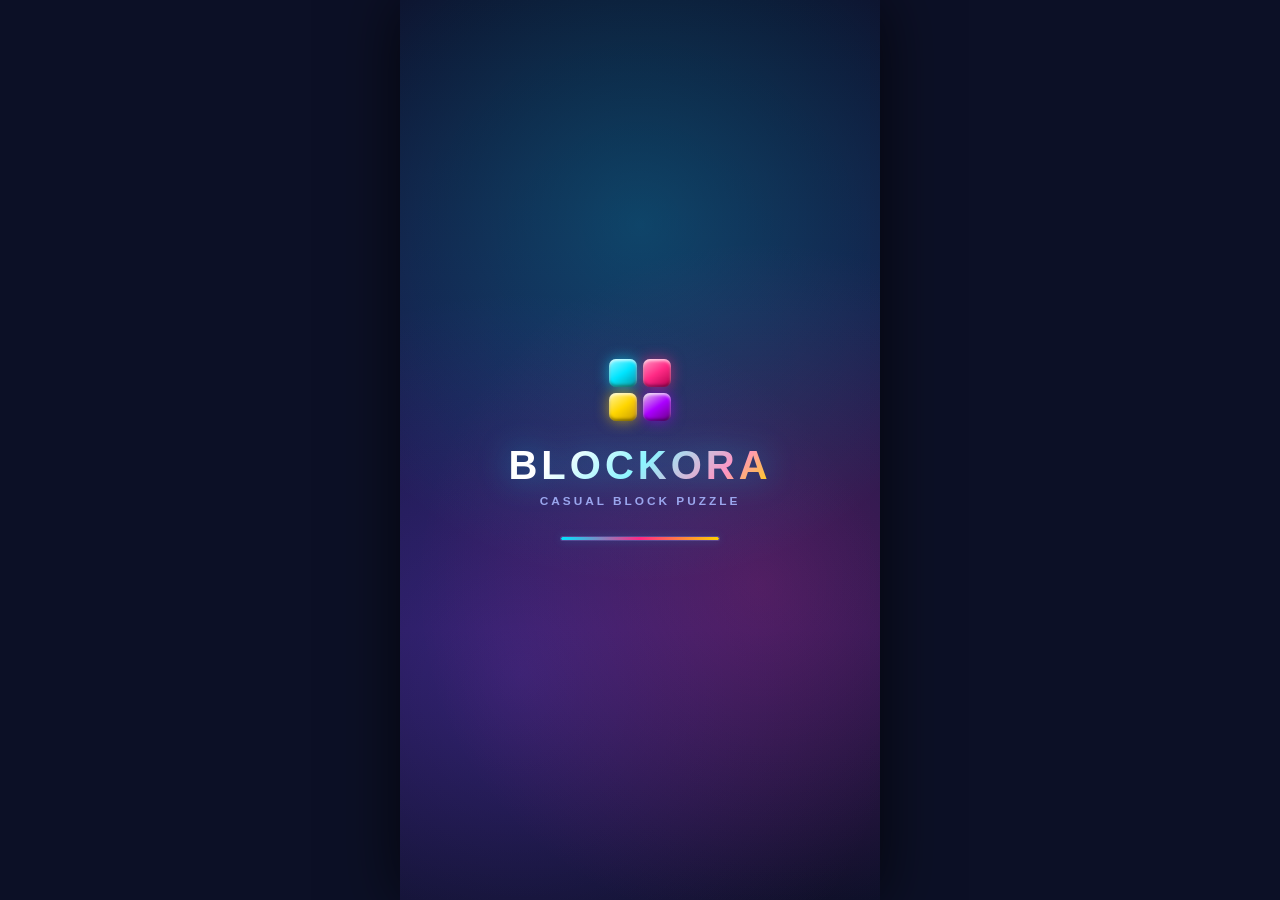
<file: index.html>
<!DOCTYPE html>
<html lang="en">
<head>
  <meta charset="UTF-8">
  <meta name="viewport" content="width=device-width, initial-scale=1.0, maximum-scale=1.0, user-scalable=no, viewport-fit=cover">
  <title>Blockora - Casual Block Puzzle</title>
  
  <!-- PWA & Mobile Web Meta -->
  <meta name="description" content="Play Blockora, the premium casual block puzzle game with satisfying blasts, combos, and relaxing music.">
  <meta name="theme-color" content="#0c1026">
  <meta name="apple-mobile-web-app-capable" content="yes">
  <meta name="apple-mobile-web-app-status-bar-style" content="black-translucent">
  <meta name="apple-mobile-web-app-title" content="Blockora">

  <!-- Manifest & Favicon (Relative Paths for Netlify) -->
  <link rel="manifest" href="./manifest.json">
  <link rel="icon" type="image/svg+xml" href="./icon.svg">
  <link rel="apple-touch-icon" href="./icon.svg">

  <!-- Stylesheet -->
  <link rel="stylesheet" href="./style.css">
</head>
<body>

  <div class="app-container">
    <!-- Particle Effects Layer -->
    <canvas id="particle-canvas"></canvas>

    <!-- Splash / Loading Screen (Initial Load Only) -->
    <div id="splash-screen" class="splash-screen">
      <div class="splash-content">
        <div class="splash-logo-cluster">
          <div class="splash-gem gem-cyan"></div>
          <div class="splash-gem gem-pink"></div>
          <div class="splash-gem gem-gold"></div>
          <div class="splash-gem gem-purple"></div>
        </div>
        <h1 class="splash-title">BLOCKORA</h1>
        <p class="splash-subtitle">CASUAL BLOCK PUZZLE</p>
        <div class="splash-loader-bar">
          <div class="splash-loader-fill"></div>
        </div>
      </div>
    </div>

    <!-- Header -->
    <header>
      <div class="brand-badge">
        <svg viewBox="0 0 24 24" fill="none">
          <rect x="2" y="2" width="9" height="9" rx="2.5" fill="#00E5FF" />
          <rect x="13" y="2" width="9" height="9" rx="2.5" fill="#FF2A85" />
          <rect x="2" y="13" width="9" height="9" rx="2.5" fill="#FFD200" />
          <rect x="13" y="13" width="9" height="9" rx="2.5" fill="#7C4DFF" />
        </svg>
        <span class="brand-title">BLOCKORA</span>
      </div>

      <div class="header-actions">
        <!-- Sound FX Toggle -->
        <button id="sound-toggle-btn" class="icon-btn" title="Toggle Sound FX" aria-label="Toggle Sound FX">
          <svg width="20" height="20" viewBox="0 0 24 24" fill="currentColor">
            <path d="M3 9v6h4l5 5V4L7 9H3zm13.5 3c0-1.77-1.02-3.29-2.5-4.03v8.05c1.48-.73 2.5-2.25 2.5-4.02zM14 3.23v2.06c2.89.86 5 3.54 5 6.71s-2.11 5.85-5 6.71v2.06c4.01-.91 7-4.49 7-8.77s-2.99-7.86-7-8.77z"/>
          </svg>
        </button>

        <!-- Music Toggle -->
        <button id="music-toggle-btn" class="icon-btn" title="Toggle Music" aria-label="Toggle Music">
          <svg width="20" height="20" viewBox="0 0 24 24" fill="currentColor">
            <path d="M12 3v10.55c-.59-.34-1.27-.55-2-.55-2.21 0-4 1.79-4 4s1.79 4 4 4 4-1.79 4-4V7h4V3h-6z"/>
          </svg>
        </button>

        <!-- Restart Button -->
        <button id="restart-btn" class="icon-btn" title="Restart Game" aria-label="Restart Game">
          <svg width="20" height="20" viewBox="0 0 24 24" fill="currentColor">
            <path d="M17.65 6.35C16.2 4.9 14.21 4 12 4c-4.42 0-7.99 3.58-7.99 8s3.57 8 7.99 8c3.73 0 6.84-2.55 7.73-6h-2.08c-.82 2.33-3.04 4-5.65 4-3.31 0-6-2.69-6-6s2.69-6 6-6c1.66 0 3.14.69 4.22 1.78L13 11h7V4l-2.35 2.35z"/>
          </svg>
        </button>
      </div>
    </header>

    <!-- Stats Dashboard (Exactly TWO Displays: SCORE and HIGH SCORE) -->
    <div class="stats-container">
      <!-- Main Current Score -->
      <div class="stat-card main-score">
        <span class="stat-label">SCORE</span>
        <span id="score-val" class="stat-val">0</span>
      </div>

      <!-- Saved High Score -->
      <div class="stat-card">
        <span class="stat-label gold">
          <svg width="12" height="12" viewBox="0 0 24 24" fill="currentColor">
            <path d="M19 5h-2V3H7v2H5c-1.1 0-2 .9-2 2v1c0 2.55 1.92 4.63 4.39 4.94.63 1.5 1.98 2.63 3.61 2.96V19H7v2h10v-2h-4v-3.1c1.63-.33 2.98-1.46 3.61-2.96C19.08 12.63 21 10.55 21 8V7c0-1.1-.9-2-2-2zM5 8V7h2v3.82C5.84 10.4 5 9.3 5 8zm14 0c0 1.3-.84 2.4-2 2.82V7h2v1z"/>
          </svg>
          HIGH SCORE
        </span>
        <span id="high-score-val" class="stat-val">0</span>
      </div>
    </div>

    <!-- 8x8 Board -->
    <div class="board-wrapper">
      <div id="board" class="board-grid"></div>
    </div>

    <!-- Bottom Piece Tray (3 Slots) -->
    <div class="piece-tray">
      <div id="slot-0" class="piece-slot"></div>
      <div id="slot-1" class="piece-slot"></div>
      <div id="slot-2" class="piece-slot"></div>
    </div>

    <!-- Combo / Blast Toast -->
    <div id="combo-banner" class="combo-banner">COMBO x2!</div>

    <!-- Floating Drag Proxy Element -->
    <div id="drag-proxy" class="drag-proxy"></div>

    <!-- Game Over Modal Screen -->
    <div id="game-over-modal" class="modal-overlay">
      <div class="modal-card">
        <div class="badge-no-moves">NO MOVES LEFT</div>
        <h2 class="modal-title">GAME OVER</h2>

        <div class="final-score-box">
          <div class="final-score-label">FINAL SCORE</div>
          <div id="final-score-val" class="final-score-num">0</div>
        </div>

        <div class="modal-stats">
          <div class="modal-stat-box" style="grid-column: span 2;">
            <div class="modal-stat-title">HIGH SCORE</div>
            <div id="modal-high-score-val" class="modal-stat-val">0</div>
          </div>
        </div>

        <button id="play-again-btn" class="play-again-btn">
          <svg width="20" height="20" viewBox="0 0 24 24" fill="currentColor">
            <path d="M17.65 6.35C16.2 4.9 14.21 4 12 4c-4.42 0-7.99 3.58-7.99 8s3.57 8 7.99 8c3.73 0 6.84-2.55 7.73-6h-2.08c-.82 2.33-3.04 4-5.65 4-3.31 0-6-2.69-6-6s2.69-6 6-6c1.66 0 3.14.69 4.22 1.78L13 11h7V4l-2.35 2.35z"/>
          </svg>
          PLAY AGAIN
        </button>
      </div>
    </div>
  </div>

  <!-- Scripts -->
  <script src="./audio.js"></script>
  <script src="./app.js"></script>
</body>
</html>
</file>
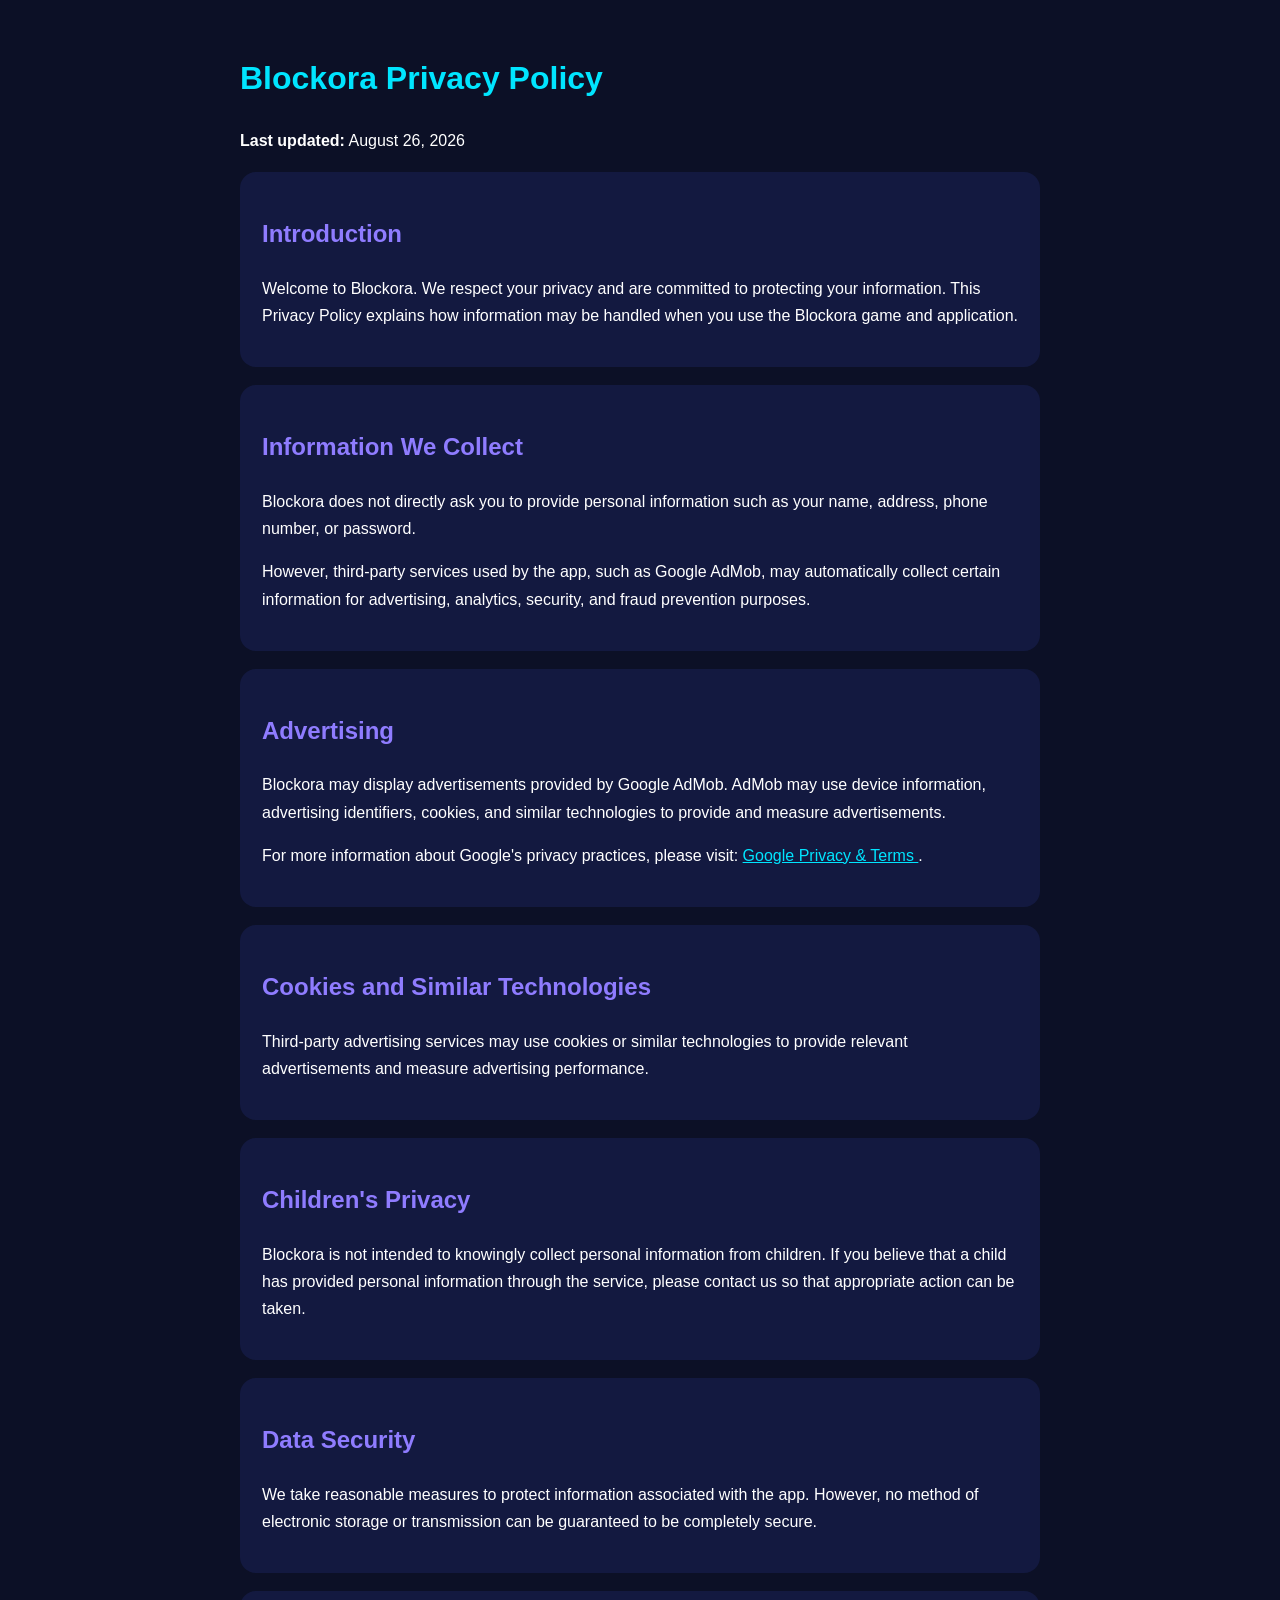
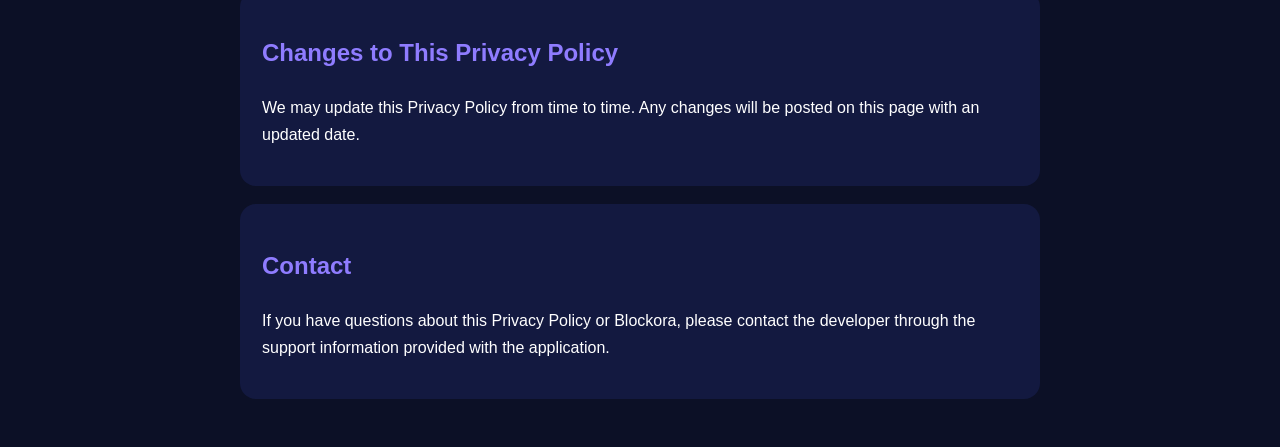
<file: privacy.html>
<!DOCTYPE html><html lang="en">
<head>
<meta charset="UTF-8">
<meta name="viewport" content="width=device-width, initial-scale=1.0">
<title>Blockora - Privacy Policy</title>
<style>
body{
  margin:0;
  font-family:Arial,sans-serif;
  background:#0c1026;
  color:#fff;
  line-height:1.7;
}
.container{
  max-width:800px;
  margin:auto;
  padding:30px 20px;
}
h1{color:#00e5ff;}
h2{color:#8f7cff;}
.card{
  background:#131940;
  padding:22px;
  border-radius:16px;
  margin:18px 0;
}
a{color:#00e5ff;}
</style>
</head><body>
<div class="container"><h1>Blockora Privacy Policy</h1><p><strong>Last updated:</strong> August 26, 2026</p><div class="card">
<h2>Introduction</h2>
<p>
Welcome to Blockora. We respect your privacy and are committed to protecting
your information. This Privacy Policy explains how information may be handled
when you use the Blockora game and application.
</p>
</div><div class="card">
<h2>Information We Collect</h2>
<p>
Blockora does not directly ask you to provide personal information such as
your name, address, phone number, or password.
</p>
<p>
However, third-party services used by the app, such as Google AdMob, may
automatically collect certain information for advertising, analytics,
security, and fraud prevention purposes.
</p>
</div><div class="card">
<h2>Advertising</h2>
<p>
Blockora may display advertisements provided by Google AdMob.
AdMob may use device information, advertising identifiers, cookies, and
similar technologies to provide and measure advertisements.
</p>
<p>
For more information about Google's privacy practices, please visit:
<a href="https://policies.google.com/privacy" target="_blank">
Google Privacy &amp; Terms
</a>.
</p>
</div><div class="card">
<h2>Cookies and Similar Technologies</h2>
<p>
Third-party advertising services may use cookies or similar technologies
to provide relevant advertisements and measure advertising performance.
</p>
</div><div class="card">
<h2>Children's Privacy</h2>
<p>
Blockora is not intended to knowingly collect personal information from
children. If you believe that a child has provided personal information
through the service, please contact us so that appropriate action can be taken.
</p>
</div><div class="card">
<h2>Data Security</h2>
<p>
We take reasonable measures to protect information associated with the app.
However, no method of electronic storage or transmission can be guaranteed
to be completely secure.
</p>
</div><div class="card">
<h2>Changes to This Privacy Policy</h2>
<p>
We may update this Privacy Policy from time to time. Any changes will be
posted on this page with an updated date.
</p>
</div><div class="card">
<h2>Contact</h2>
<p>
If you have questions about this Privacy Policy or Blockora, please contact
the developer through the support information provided with the application.
</p>
</div></div>
</body>
</html>
</file>
<file: style.css>
/* Blockora Premium Casual Game Stylesheet */
:root {
  --bg-navy-dark: #0c1026;
  --bg-navy-mid: #141a45;
  --bg-purple-deep: #1e164c;
  --board-bg: #120c2d;
  --cell-empty: #1c153e;
  --cell-border: rgba(129, 140, 248, 0.14);
  --cyan-neon: #00e5ff;
  --purple-neon: #7c4dff;
  --pink-neon: #ff2a85;
  --gold-neon: #ffd200;
  --green-neon: #00e676;
  --text-main: #ffffff;
  --text-muted: #a5b4fc;
}

* {
  box-sizing: border-box;
  margin: 0;
  padding: 0;
  user-select: none;
  -webkit-user-select: none;
  touch-action: manipulation;
}

html, body {
  width: 100%;
  height: 100%;
  overflow: hidden;
  background-color: var(--bg-navy-dark);
  font-family: -apple-system, BlinkMacSystemFont, "Segoe UI", Roboto, "Helvetica Neue", Arial, sans-serif;
  color: var(--text-main);
  display: flex;
  justify-content: center;
  align-items: center;
}

/* Background Ambient Lighting & Soft Gradient */
.app-container {
  position: relative;
  width: 100%;
  max-width: 480px;
  height: 100%;
  max-height: 920px;
  display: flex;
  flex-direction: column;
  justify-content: space-between;
  padding: 16px 18px 20px;
  background: radial-gradient(circle at 18% 12%, rgba(0, 229, 255, 0.16), transparent 38%),
              radial-gradient(circle at 82% 18%, rgba(255, 42, 133, 0.14), transparent 42%),
              radial-gradient(circle at 50% 50%, rgba(124, 77, 255, 0.18), transparent 52%),
              radial-gradient(circle at 85% 82%, rgba(255, 210, 0, 0.08), transparent 35%),
              radial-gradient(circle at 15% 88%, rgba(0, 230, 118, 0.10), transparent 40%),
              linear-gradient(180deg, #0e122e 0%, #141a45 22%, #1e164c 48%, #17123f 75%, #0b0e26 100%);
  background-size: cover;
  box-shadow: 0 0 60px rgba(0, 0, 0, 0.7);
  overflow: hidden;
}

/* Background Subtle Soft Grid Texture */
.app-container::before {
  content: "";
  position: absolute;
  top: 0;
  left: 0;
  right: 0;
  bottom: 0;
  background-image: 
    linear-gradient(45deg, rgba(129, 140, 248, 0.03) 25%, transparent 25%),
    linear-gradient(-45deg, rgba(129, 140, 248, 0.03) 25%, transparent 25%),
    linear-gradient(45deg, transparent 75%, rgba(129, 140, 248, 0.03) 75%),
    linear-gradient(-45deg, transparent 75%, rgba(129, 140, 248, 0.03) 75%);
  background-size: 32px 32px;
  pointer-events: none;
  z-index: 0;
}

/* Splash / Loading Screen (Initial Load Only) */
.splash-screen {
  position: absolute;
  top: 0;
  left: 0;
  right: 0;
  bottom: 0;
  width: 100%;
  height: 100%;
  z-index: 9999;
  background: radial-gradient(circle at 50% 25%, rgba(0, 229, 255, 0.22), transparent 50%),
              radial-gradient(circle at 75% 65%, rgba(255, 42, 133, 0.20), transparent 50%),
              radial-gradient(circle at 25% 75%, rgba(124, 77, 255, 0.24), transparent 50%),
              linear-gradient(180deg, #0d112d 0%, #151a46 35%, #20174e 70%, #0d1029 100%);
  display: flex;
  flex-direction: column;
  justify-content: center;
  align-items: center;
  opacity: 1;
  pointer-events: auto;
  transition: opacity 0.45s cubic-bezier(0.4, 0, 0.2, 1);
}

.splash-screen.hidden {
  opacity: 0;
  pointer-events: none;
}

.splash-content {
  display: flex;
  flex-direction: column;
  align-items: center;
  text-align: center;
  max-width: 320px;
  padding: 24px;
}

.splash-logo-cluster {
  display: grid;
  grid-template-columns: repeat(2, 28px);
  grid-template-rows: repeat(2, 28px);
  gap: 6px;
  margin-bottom: 22px;
  animation: splashFloat 2.6s ease-in-out infinite;
}

@keyframes splashFloat {
  0%, 100% { transform: translateY(0) scale(1); }
  50% { transform: translateY(-6px) scale(1.04); }
}

.splash-gem {
  width: 28px;
  height: 28px;
  border-radius: 7px;
  box-shadow: inset 0 2px 3px rgba(255, 255, 255, 0.65),
              inset 0 -2px 3px rgba(0, 0, 0, 0.4),
              0 0 14px currentColor;
}

.gem-cyan   { background: linear-gradient(145deg, #8cf4ff, #00e5ff, #0097a7); color: rgba(0, 229, 255, 0.6); }
.gem-pink   { background: linear-gradient(145deg, #ff94c2, #ff2a85, #b3004c); color: rgba(255, 42, 133, 0.6); }
.gem-gold   { background: linear-gradient(145deg, #fff59d, #ffd600, #c69c00); color: rgba(255, 210, 0, 0.6); }
.gem-purple { background: linear-gradient(145deg, #e1bee7, #aa00ff, #6a0080); color: rgba(170, 0, 255, 0.6); }

.splash-title {
  font-size: 2.5rem;
  font-weight: 900;
  letter-spacing: 4px;
  margin-bottom: 6px;
  background: linear-gradient(135deg, #ffffff 20%, #8cf4ff 50%, #ff94c2 80%, #ffd600 100%);
  -webkit-background-clip: text;
  -webkit-text-fill-color: transparent;
  filter: drop-shadow(0 0 16px rgba(0, 229, 255, 0.4));
}

.splash-subtitle {
  font-size: 0.74rem;
  font-weight: 800;
  letter-spacing: 3px;
  color: var(--text-muted);
  opacity: 0.9;
  margin-bottom: 28px;
}

.splash-loader-bar {
  width: 160px;
  height: 5px;
  background: rgba(255, 255, 255, 0.08);
  border-radius: 10px;
  overflow: hidden;
  position: relative;
  border: 1px solid rgba(129, 140, 248, 0.22);
  box-shadow: 0 0 10px rgba(0, 229, 255, 0.15);
}

.splash-loader-fill {
  width: 0%;
  height: 100%;
  border-radius: 10px;
  background: linear-gradient(90deg, #00e5ff, #ff2a85, #ffd200);
  animation: splashLoadProgress 1.6s cubic-bezier(0.22, 1, 0.36, 1) forwards;
  box-shadow: 0 0 12px #00e5ff;
}

@keyframes splashLoadProgress {
  0% { width: 0%; }
  40% { width: 45%; }
  75% { width: 85%; }
  100% { width: 100%; }
}

/* Header Section */
header {
  position: relative;
  z-index: 2;
  display: flex;
  justify-content: space-between;
  align-items: center;
  margin-bottom: 8px;
}

.brand-badge {
  display: flex;
  align-items: center;
  gap: 8px;
  background: rgba(255, 255, 255, 0.06);
  padding: 6px 14px;
  border-radius: 20px;
  border: 1px solid rgba(255, 255, 255, 0.1);
  backdrop-filter: blur(10px);
}

.brand-badge svg {
  width: 22px;
  height: 22px;
}

.brand-title {
  font-size: 1.15rem;
  font-weight: 900;
  letter-spacing: 1px;
  background: linear-gradient(135deg, #ffffff 40%, #00e5ff 100%);
  -webkit-background-clip: text;
  -webkit-text-fill-color: transparent;
}

.header-actions {
  display: flex;
  gap: 8px;
}

.icon-btn {
  background: rgba(255, 255, 255, 0.08);
  border: 1px solid rgba(255, 255, 255, 0.12);
  border-radius: 12px;
  color: #ffffff;
  width: 40px;
  height: 40px;
  display: flex;
  align-items: center;
  justify-content: center;
  cursor: pointer;
  outline: none;
  transition: all 0.15s ease;
}

.icon-btn:active {
  transform: scale(0.92);
  background: rgba(0, 229, 255, 0.2);
}

.icon-btn.muted {
  opacity: 0.45;
}

/* Stats Row */
.stats-container {
  position: relative;
  z-index: 2;
  display: grid;
  grid-template-columns: 1fr 1fr;
  gap: 12px;
  margin-bottom: 12px;
}

.stat-card {
  background: linear-gradient(180deg, rgba(30, 22, 60, 0.85) 0%, rgba(18, 13, 40, 0.95) 100%);
  border: 1.5px solid rgba(129, 140, 248, 0.18);
  border-radius: 16px;
  padding: 10px 12px;
  display: flex;
  flex-direction: column;
  align-items: center;
  justify-content: center;
  box-shadow: 0 4px 16px rgba(0, 0, 0, 0.35);
  backdrop-filter: blur(8px);
  position: relative;
  overflow: hidden;
}

.stat-card.main-score {
  border-color: rgba(0, 229, 255, 0.4);
  box-shadow: 0 0 16px rgba(0, 229, 255, 0.15);
}

.stat-label {
  font-size: 0.68rem;
  font-weight: 800;
  letter-spacing: 0.8px;
  color: var(--cyan-neon);
  text-transform: uppercase;
  margin-bottom: 2px;
  display: flex;
  align-items: center;
  gap: 4px;
}

.stat-label.gold {
  color: var(--gold-neon);
}

.stat-label.green {
  color: var(--green-neon);
}

.stat-val {
  font-size: 1.65rem;
  font-weight: 900;
  color: #ffffff;
  line-height: 1.1;
  transition: transform 0.12s cubic-bezier(0.34, 1.56, 0.64, 1);
  display: inline-block;
}

/* Gentle scale-up animation on score increase strictly contained in card */
.stat-val.score-bump {
  animation: scoreScaleUp 0.22s cubic-bezier(0.34, 1.56, 0.64, 1);
}

@keyframes scoreScaleUp {
  0% { transform: scale(1); }
  50% { transform: scale(1.18); }
  100% { transform: scale(1); }
}

/* 8x8 Board Container */
.board-wrapper {
  position: relative;
  z-index: 2;
  width: 100%;
  aspect-ratio: 1;
  max-width: 440px;
  margin: 0 auto;
  padding: 8px;
  background: linear-gradient(180deg, #1d1544 0%, #120c2d 100%);
  border-radius: 22px;
  border: 1.5px solid rgba(124, 77, 255, 0.4);
  box-shadow: 0 16px 36px rgba(0, 0, 0, 0.55), 0 0 28px rgba(124, 77, 255, 0.2);
  display: flex;
  justify-content: center;
  align-items: center;
}

.board-grid {
  width: 100%;
  height: 100%;
  display: grid;
  grid-template-columns: repeat(8, 1fr);
  grid-template-rows: repeat(8, 1fr);
  gap: 4px;
  background-color: rgba(14, 10, 32, 0.9);
  padding: 6px;
  border-radius: 16px;
  box-shadow: inset 0 2px 8px rgba(0, 0, 0, 0.5);
}

.cell {
  position: relative;
  width: 100%;
  height: 100%;
  border-radius: 6px;
  background: linear-gradient(145deg, #1c153e 0%, #140f2f 100%);
  border: 1px solid rgba(129, 140, 248, 0.14);
  box-shadow: inset 0 1px 2px rgba(255, 255, 255, 0.05), inset 0 -1px 2px rgba(0, 0, 0, 0.35);
  transition: background-color 0.15s ease, transform 0.15s ease;
  overflow: hidden;
}

.cell.ghost-valid {
  background-color: rgba(0, 229, 255, 0.35) !important;
  border: 1.5px solid var(--cyan-neon) !important;
  box-shadow: inset 0 0 8px rgba(0, 229, 255, 0.5);
}

.cell.ghost-invalid {
  background-color: rgba(255, 23, 68, 0.25) !important;
  border: 1.5px solid #ff1744 !important;
}

.cell.will-clear {
  animation: pulseClear 0.4s infinite alternate ease-in-out;
}

@keyframes pulseClear {
  0% { filter: brightness(1); }
  100% { filter: brightness(1.7) drop-shadow(0 0 6px #fff); }
}

.cell.clearing {
  animation: cellBlast 0.35s forwards cubic-bezier(0.1, 0.9, 0.2, 1);
}

@keyframes cellBlast {
  0% { transform: scale(1); filter: brightness(2); }
  50% { transform: scale(1.15); opacity: 0.9; }
  100% { transform: scale(0); opacity: 0; }
}

/* 3D Jewel Block Colors */
.block {
  width: 100%;
  height: 100%;
  border-radius: 6px;
  position: relative;
  box-shadow: inset 0 2px 3px rgba(255, 255, 255, 0.55),
              inset 0 -2px 3px rgba(0, 0, 0, 0.4),
              0 2px 4px rgba(0, 0, 0, 0.3);
}

.block-red    { background: linear-gradient(145deg, #ff8a9e, #ff1744, #b70025); }
.block-orange { background: linear-gradient(145deg, #ffab66, #ff6d00, #b84400); }
.block-yellow { background: linear-gradient(145deg, #fff59d, #ffd600, #c69c00); }
.block-green  { background: linear-gradient(145deg, #81f7b8, #00e676, #00963e); }
.block-cyan   { background: linear-gradient(145deg, #8cf4ff, #00e5ff, #0097a7); }
.block-blue   { background: linear-gradient(145deg, #90caf9, #2979ff, #1565c0); }
.block-purple { background: linear-gradient(145deg, #e1bee7, #aa00ff, #6a0080); }
.block-pink   { background: linear-gradient(145deg, #ff94c2, #ff2a85, #b3004c); }

/* Bottom Tray */
.piece-tray {
  position: relative;
  z-index: 2;
  display: grid;
  grid-template-columns: repeat(3, 1fr);
  gap: 12px;
  min-height: 110px;
  align-items: center;
  margin-top: 10px;
}

.piece-slot {
  position: relative;
  height: 100px;
  background: rgba(22, 16, 48, 0.6);
  border: 1.5px dashed rgba(129, 140, 248, 0.2);
  border-radius: 16px;
  display: flex;
  align-items: center;
  justify-content: center;
  cursor: grab;
  touch-action: none;
  transition: transform 0.15s ease, border-color 0.15s ease, background 0.15s ease;
}

.piece-slot:active {
  cursor: grabbing;
}

.piece-slot.dragging {
  opacity: 0.25;
}

.piece-slot.disabled {
  opacity: 0.35;
  cursor: not-allowed;
}

.piece-container {
  display: grid;
  gap: 2.5px;
  pointer-events: none;
  transition: transform 0.1s ease;
}

.mini-block {
  width: 17px;
  height: 17px;
  border-radius: 4px;
  box-shadow: inset 0 1px 2px rgba(255, 255, 255, 0.5), inset 0 -1px 2px rgba(0, 0, 0, 0.4);
}

/* Floating Drag Element */
.drag-proxy {
  position: fixed;
  pointer-events: none;
  z-index: 1000;
  transform: translate(-50%, -50%) scale(1.12);
  display: none;
  filter: drop-shadow(0 12px 20px rgba(0, 0, 0, 0.6)) drop-shadow(0 0 14px rgba(0, 229, 255, 0.4));
}

.drag-proxy .piece-container {
  gap: 4px;
}

.drag-proxy .mini-block {
  width: 36px;
  height: 36px;
  border-radius: 6px;
}

/* Combo Toast */
.combo-banner {
  position: absolute;
  top: 48%;
  left: 50%;
  transform: translate(-50%, -50%) scale(0.5);
  opacity: 0;
  pointer-events: none;
  z-index: 20;
  font-size: 1.7rem;
  font-weight: 900;
  letter-spacing: 1.5px;
  text-align: center;
  padding: 8px 24px;
  border-radius: 30px;
  background: linear-gradient(90deg, #ff2a85, #ffd200);
  color: #0b071a;
  box-shadow: 0 0 25px rgba(255, 210, 0, 0.6);
  white-space: nowrap;
}

.combo-banner.show {
  animation: toastPop 0.85s forwards cubic-bezier(0.18, 0.89, 0.32, 1.28);
}

@keyframes toastPop {
  0% { transform: translate(-50%, -50%) scale(0.4); opacity: 0; }
  20% { transform: translate(-50%, -50%) scale(1.15); opacity: 1; }
  35% { transform: translate(-50%, -50%) scale(1.0); opacity: 1; }
  80% { transform: translate(-50%, -50%) scale(1.0) translateY(-15px); opacity: 1; }
  100% { transform: translate(-50%, -50%) scale(0.8) translateY(-30px); opacity: 0; }
}

/* Canvas Particle Layer */
#particle-canvas {
  position: absolute;
  top: 0;
  left: 0;
  width: 100%;
  height: 100%;
  pointer-events: none;
  z-index: 10;
}

/* Game Over Modal */
.modal-overlay {
  position: absolute;
  top: 0;
  left: 0;
  right: 0;
  bottom: 0;
  background: rgba(8, 11, 30, 0.82);
  backdrop-filter: blur(8px);
  z-index: 100;
  display: flex;
  justify-content: center;
  align-items: center;
  padding: 20px;
  opacity: 0;
  pointer-events: none;
  transition: opacity 0.3s ease;
}

.modal-overlay.active {
  opacity: 1;
  pointer-events: auto;
}

.modal-card {
  width: 100%;
  max-width: 360px;
  background: linear-gradient(180deg, #221644 0%, #160f30 50%, #0d0922 100%);
  border: 2px solid transparent;
  border-image: linear-gradient(135deg, #ff2a85, #7c4dff, #00e5ff, #ffd200) 1;
  border-radius: 24px;
  padding: 24px 20px;
  text-align: center;
  box-shadow: 0 24px 48px rgba(0, 0, 0, 0.7), 0 0 32px rgba(124, 77, 255, 0.3);
  transform: scale(0.75);
  transition: transform 0.35s cubic-bezier(0.34, 1.56, 0.64, 1);
}

.modal-overlay.active .modal-card {
  transform: scale(1);
}

.badge-no-moves {
  display: inline-block;
  background: rgba(255, 23, 68, 0.2);
  border: 1px solid rgba(255, 23, 68, 0.4);
  color: #ff5252;
  font-size: 0.78rem;
  font-weight: 800;
  letter-spacing: 1px;
  padding: 4px 14px;
  border-radius: 14px;
  margin-bottom: 8px;
}

.modal-title {
  font-size: 1.85rem;
  font-weight: 900;
  letter-spacing: 1.5px;
  color: #ffffff;
  margin-bottom: 16px;
}

.final-score-box {
  background: linear-gradient(180deg, #1d1438, #120c26);
  border: 1.5px solid rgba(0, 229, 255, 0.5);
  border-radius: 18px;
  padding: 14px;
  margin-bottom: 16px;
}

.final-score-label {
  font-size: 0.75rem;
  font-weight: 800;
  letter-spacing: 1.2px;
  color: var(--cyan-neon);
}

.final-score-num {
  font-size: 2.8rem;
  font-weight: 900;
  color: #ffffff;
  line-height: 1.1;
  margin-top: 4px;
}

.modal-stats {
  display: grid;
  grid-template-columns: 1fr 1fr;
  gap: 10px;
  margin-bottom: 22px;
}

.modal-stat-box {
  background: #181033;
  border: 1px solid rgba(255, 255, 255, 0.1);
  border-radius: 14px;
  padding: 10px;
}

.modal-stat-title {
  font-size: 0.7rem;
  font-weight: 800;
  color: var(--gold-neon);
}

.modal-stat-val {
  font-size: 1.25rem;
  font-weight: 900;
  color: #fff;
  margin-top: 2px;
}

.play-again-btn {
  width: 100%;
  height: 52px;
  border-radius: 16px;
  border: none;
  outline: none;
  background: linear-gradient(90deg, #00e676, #00e5ff);
  color: #08140c;
  font-size: 1.05rem;
  font-weight: 900;
  letter-spacing: 1.2px;
  display: flex;
  align-items: center;
  justify-content: center;
  gap: 8px;
  cursor: pointer;
  box-shadow: 0 0 20px rgba(0, 230, 118, 0.5);
  transition: transform 0.15s ease, filter 0.15s ease;
}

.play-again-btn:active {
  transform: scale(0.96);
  filter: brightness(1.1);
}
</file>
